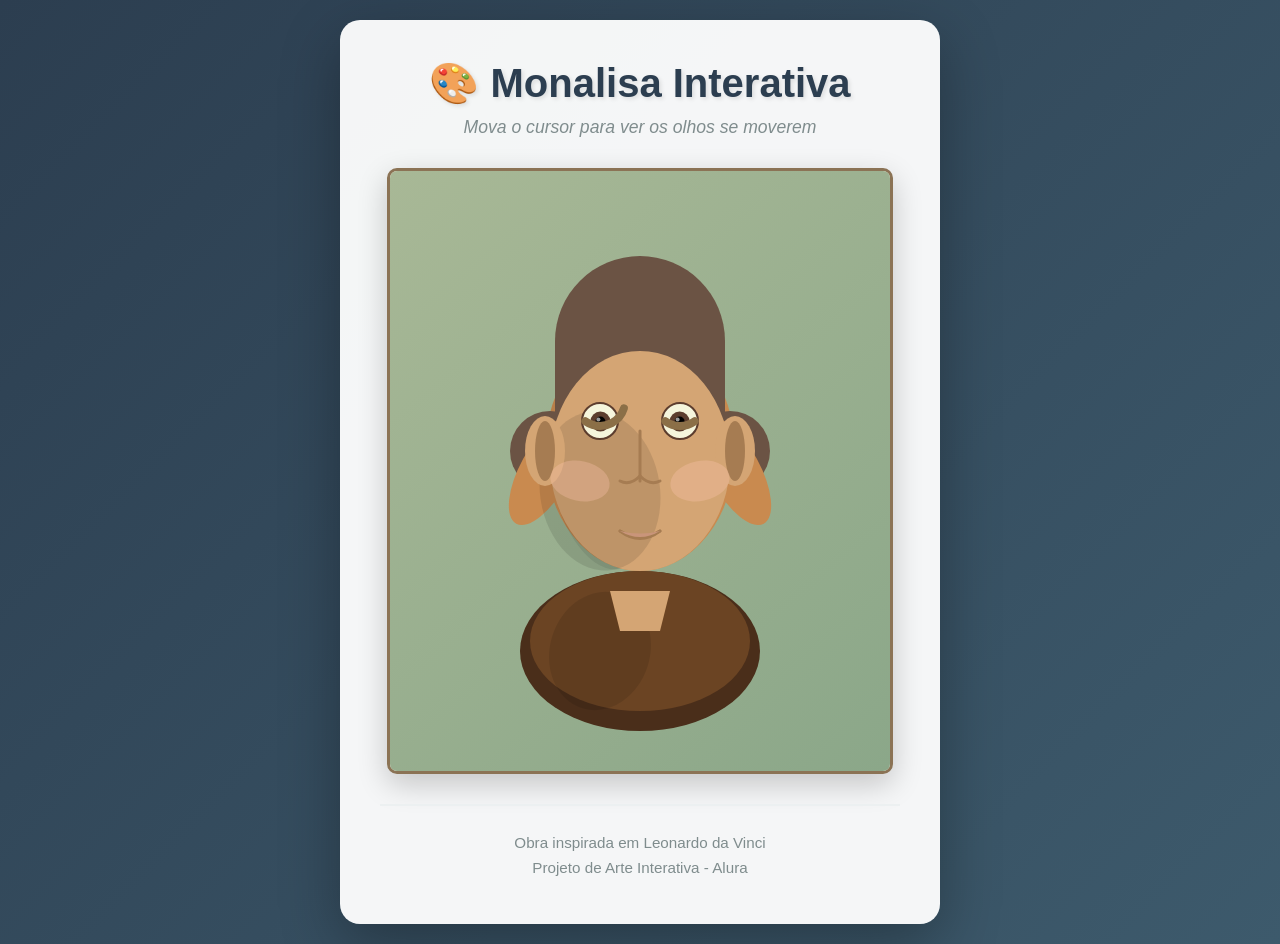
<file: monalisa.html>
<!DOCTYPE html>
<html lang="pt-BR">
<head>
    <meta charset="UTF-8">
    <meta name="viewport" content="width=device-width, initial-scale=1.0">
    <title>Monalisa Interativa - Alura</title>
    <link rel="stylesheet" href="style.css">
</head>
<body>
    <div class="container">
        <h1>🎨 Monalisa Interativa</h1>
        <p class="subtitle">Mova o cursor para ver os olhos se moverem</p>
        
        <canvas id="monalisaCanvas" width="500" height="600"></canvas>
        
        <div class="info">
            <p>Obra inspirada em Leonardo da Vinci</p>
            <p>Projeto de Arte Interativa - Alura</p>
        </div>
    </div>

    <script src="monalisa.js"></script>
</body>
</html>
</file>
<file: style.css>
* {
    margin: 0;
    padding: 0;
    box-sizing: border-box;
}

body {
    font-family: 'Segoe UI', Tahoma, Geneva, Verdana, sans-serif;
    background: linear-gradient(135deg, #2c3e50 0%, #3d5a6c 100%);
    min-height: 100vh;
    display: flex;
    justify-content: center;
    align-items: center;
    padding: 20px;
}

.container {
    text-align: center;
    background: rgba(255, 255, 255, 0.95);
    border-radius: 20px;
    padding: 40px;
    box-shadow: 0 20px 60px rgba(0, 0, 0, 0.3);
    max-width: 600px;
    width: 100%;
}

h1 {
    color: #2c3e50;
    margin-bottom: 10px;
    font-size: 2.5em;
    text-shadow: 2px 2px 4px rgba(0, 0, 0, 0.1);
}

.subtitle {
    color: #7f8c8d;
    font-size: 1.1em;
    margin-bottom: 30px;
    font-style: italic;
}

#monalisaCanvas {
    display: block;
    margin: 0 auto 30px;
    border: 3px solid #8b7355;
    border-radius: 10px;
    background: #fef5e7;
    cursor: crosshair;
    box-shadow: 0 10px 30px rgba(0, 0, 0, 0.2);
    transition: transform 0.3s ease;
}

#monalisaCanvas:hover {
    transform: scale(1.02);
}

.info {
    color: #34495e;
    font-size: 0.95em;
    padding-top: 20px;
    border-top: 2px solid #ecf0f1;
}

.info p {
    margin: 8px 0;
    color: #7f8c8d;
}

@media (max-width: 600px) {
    .container {
        padding: 20px;
    }

    h1 {
        font-size: 1.8em;
    }

    #monalisaCanvas {
        width: 100%;
        height: auto;
    }
}
</file>
